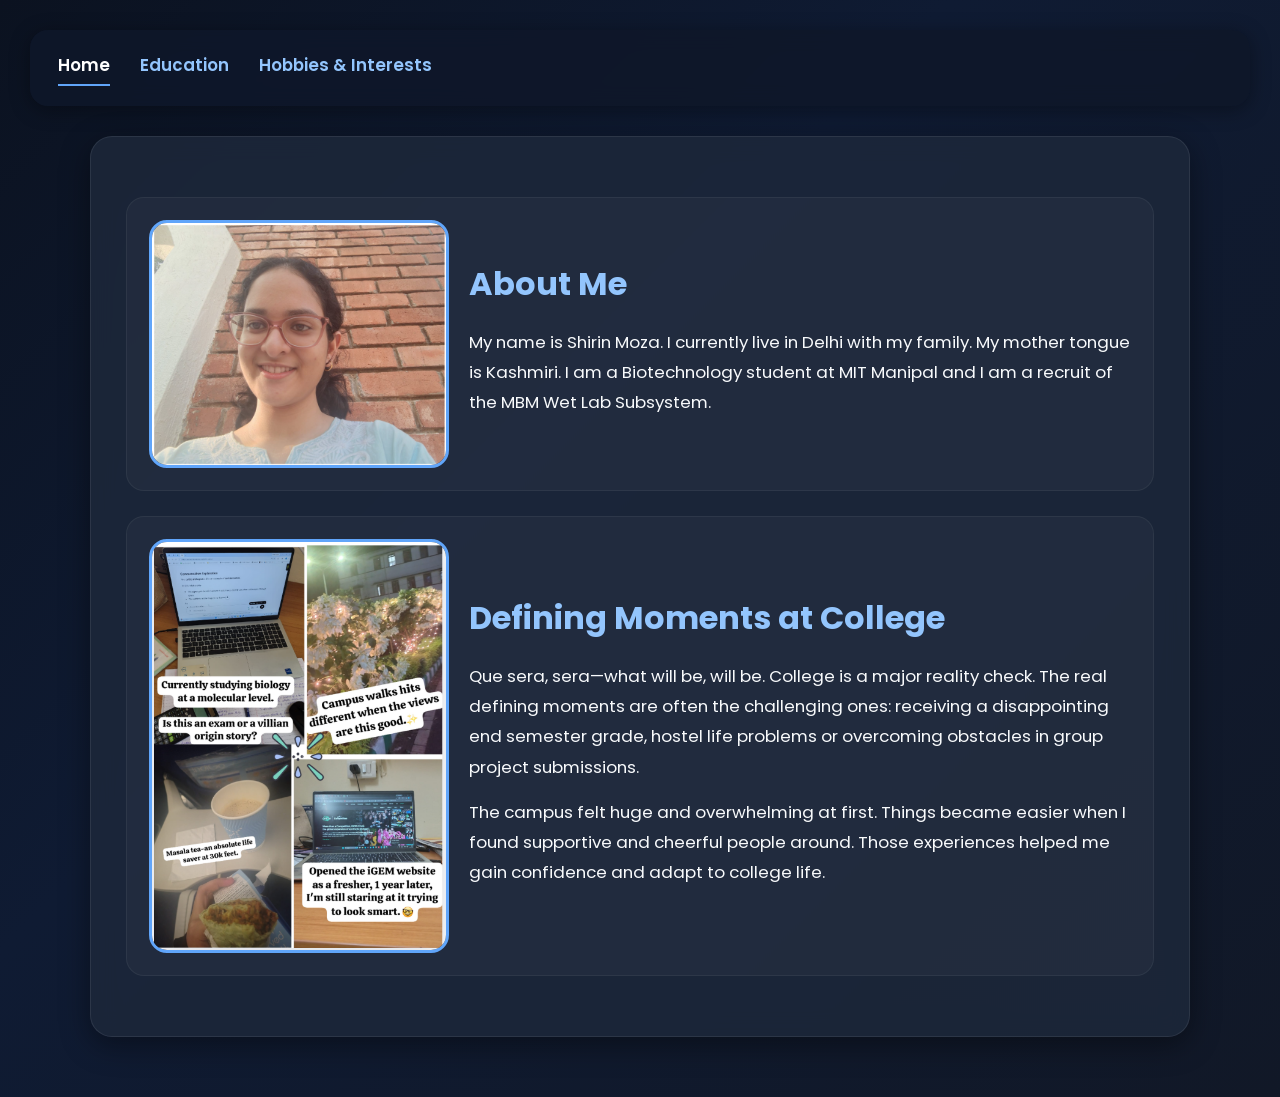
<file: my-new-try/index.html>
<!DOCTYPE html>
<html lang="en">

<head>
    <meta charset="UTF-8">
    <meta name="viewport" content="width=device-width, initial-scale=1.0">
    <title>My Introduction</title>

    <link rel="stylesheet" href="style.css">
</head>

<body>

    <nav>
        <a href="index.html" class="active">Home</a>
        <a href="page1.html">Education </a>
        <a href="page2.html">Hobbies & Interests</a>
    </nav>

    <main>

        <div class="card">

            <section class="picAndText">

                <img src="image.png" alt="Portrait photo of Shirin Moza">

                <div class="text">

                    <h2>About Me</h2>

                    <p>
                        My name is Shirin Moza. I currently live in Delhi with my family.
                        My mother tongue is Kashmiri. I am a Biotechnology student at MIT Manipal and I am a 
                        recruit of the MBM Wet Lab Subsystem.
                    </p>

                </div>

            </section>

            <section class="picAndText">

                <img src="1yrdown.png" alt="Memories from first year at MIT Manipal">

                <div class="text">

                    <h2>Defining Moments at College</h2>

                    <p>
                        Que sera, sera—what will be, will be. 
                        College is a major reality check. The real defining moments are often the challenging ones: receiving
                        a disappointing end semester grade, hostel life problems or overcoming obstacles in group project submissions.
                    </p>

                    <p>
                        The campus felt huge and overwhelming at first. Things became easier when I found supportive and
                        cheerful people around. Those experiences helped me gain confidence and adapt to college life.
                    </p>

                </div>

            </section>

        </div>

    </main>

</body>

</html>
</file>
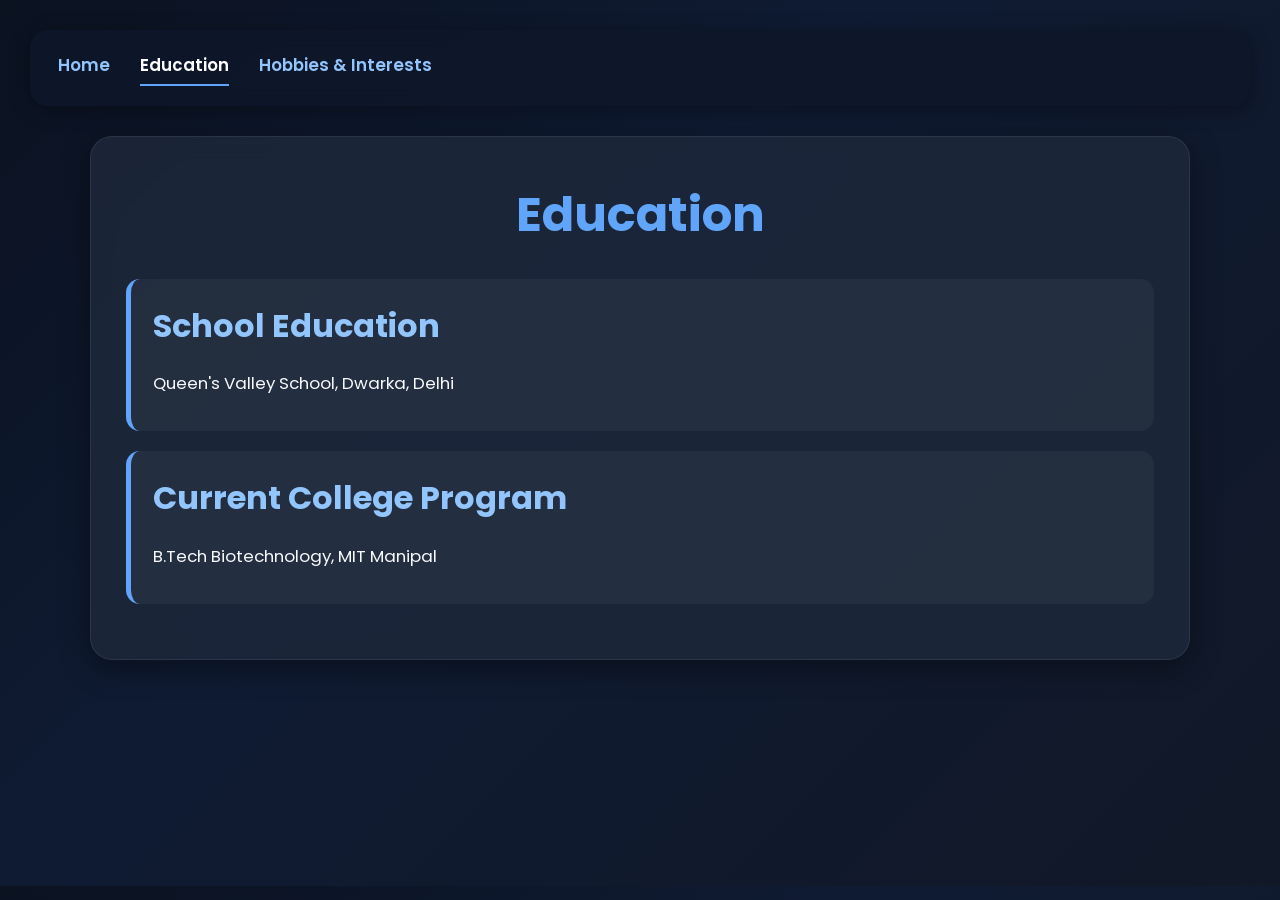
<file: my-new-try/page1.html>
<!DOCTYPE html>
<html lang="en">

<head>
    <meta charset="UTF-8">
    <meta name="viewport" content="width=device-width, initial-scale=1.0">
    <title>Education & Experience</title>

    <link rel="stylesheet" href="style.css">
</head>

<body>

    <nav>
        <a href="index.html">Home</a>
        <a href="page1.html" class="active">Education</a>
        <a href="page2.html">Hobbies & Interests</a>
    </nav>

    <main>

        <section class="card">

            <h1>Education</h1>

            <div class="edu-box">

                <h2>School Education</h2>

                <p>
                    Queen's Valley School, Dwarka, Delhi
                </p>

            </div>

            <div class="edu-box">

                <h2>Current College Program</h2>

                <p>
                    B.Tech Biotechnology, MIT Manipal
                </p>

            </div>

        </section>

    </main>

</body>

</html>
</file>
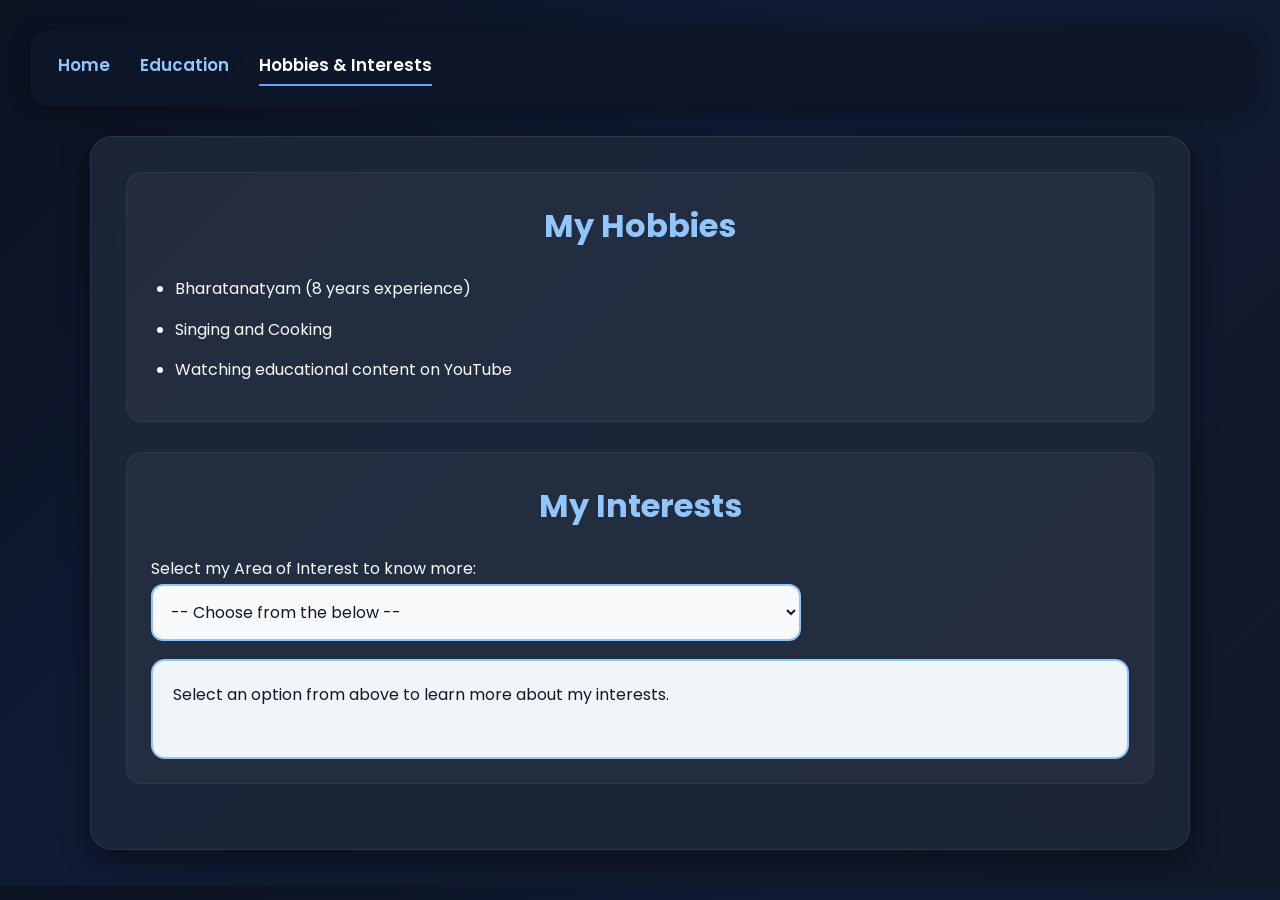
<file: my-new-try/page2.html>
<!DOCTYPE html>
<html lang="en">

<head>
    <meta charset="UTF-8">
    <meta name="viewport" content="width=device-width, initial-scale=1.0">
    <title>Hobbies & Interests</title>

    <link rel="stylesheet" href="style.css">
</head>

<body>

    <nav>
        <a href="index.html">Home</a>
        <a href="page1.html">Education</a>
        <a href="page2.html" class="active">Hobbies & Interests</a>
    </nav>

    <main>

        <section class="card">

            <div class="hobby-box">

                <h2 class="section-title">My Hobbies</h2>

                <ul>
                    <li>Bharatanatyam (8 years experience)</li>
                    <li>Singing and Cooking</li>
                    <li>Watching educational content on YouTube</li>
                </ul>

            </div>

            <div class="interest-section">

                <h2 class="section-title">My Interests</h2>

                <!-- FIX: label becomes block so next line automatically -->
                <label for="interest">
                    Select my Area of Interest to know more:
                    <br>
                    
                </label>

                <select id="interest" onchange="showInfo()">

                    <option value="">
                        -- Choose from the below --
                    </option>

                    <option value="biotech">Biotechnology</option>
                    <option value="healthcare">Healthcare</option>
                    <option value="cybersecurity">Cybersecurity</option>
                    <option value="psychology">Psychology</option>
                    <option value="innovation">Innovation</option>

                </select>

                <div id="infoBox" class="info-box">
                    Select an option from above to learn more about my interests.
                </div>

            </div>

        </section>

    </main>

    <script>

        function showInfo() {

            const info = {
                biotech: "I am a Biotechnology student at MIT Manipal and I am a member of MBM Wet Lab team. I love learning about genetics.",

                healthcare: "I care about healthcare because it directly helps people. I like exploring how to prevent diseases, find health problems early, and use new medical tech to improve patient care.",

                cybersecurity: "I'm really into cybersecurity and online safety. I enjoy learning how to protect data and keep information private to prevent becoming a victim of cybercrime.",

                psychology: "Psychology interests me because I want to understand how people think. It’s fascinating to learn why we feel certain emotions, make choices, and how we can look after our mental health.",

                innovation: "I love coming up with creative solutions to problems. I’m always excited about new technologies, business ideas, and inventions that can make everyday life better for people. I also enjoy exploring AI tools that make everyday life easier."
            };

            const selected = document.getElementById("interest").value;

            document.getElementById("infoBox").innerHTML =
                info[selected] ||
                "Select an option from above to learn more about my interests.";
        }

    </script>

</body>

</html>
</file>
<file: my-new-try/style.css>
@import url('https://fonts.googleapis.com/css2?family=Poppins:wght@300;400;500;600;700&display=swap');

* {
    margin: 0;
    padding: 0;
    box-sizing: border-box;
}

html {
    scroll-behavior: smooth;
}

body {
    font-family: 'Poppins', sans-serif;

    background: linear-gradient(135deg,
        #0b1220 0%,
        #0f1b33 40%,
        #111827 100%
    );

    color: #f8fafc;
    line-height: 1.8;

    margin: 0;
    padding: 30px;
}

main {
    min-height: 80vh;
}

nav {
    background: rgba(15,23,42,0.92);
    backdrop-filter: blur(10px);
    padding: 20px 28px;
    border-radius: 18px;
    margin-bottom: 30px;
    display: flex;
    gap: 30px;
    flex-wrap: wrap;
    box-shadow: 0 4px 20px rgba(0,0,0,0.35);
}

nav a {
    text-decoration: none;
    color: #93c5fd;
    font-weight: 600;
    font-size: 1.05rem;
    transition: 0.3s ease;
}

nav a:hover {
    color: #ffffff;
    transform: translateY(-2px);
}

.active {
    color: white;
    border-bottom: 2px solid #60a5fa;
    padding-bottom: 4px;
}

.card {
    background: rgba(30,41,59,0.82);
    backdrop-filter: blur(12px);
    border: 1px solid rgba(255,255,255,0.08);
    border-radius: 22px;
    padding: 35px;
    margin: auto;
    margin-bottom: 30px;
    box-shadow: 0 8px 30px rgba(0,0,0,0.4);
    transition: 0.3s ease;
    max-width: 1100px;
}

.card:hover {
    transform: translateY(-3px);
}

h1 {
    text-align: center;
    font-size: 3rem;
    color: #60a5fa;
    margin-bottom: 18px;
    font-weight: 700;
}

h2 {
    color: #93c5fd;
    margin-bottom: 14px;
    font-size: 2rem;
}

.section-title {
    text-align: center;
    width: 100%;
    display: block;
    margin-bottom: 20px;
    color: #93c5fd;
}

p {
    font-size: 1.05rem;
    margin-bottom: 15px;
}

.picAndText {
    display: flex;
    align-items: center;
    gap: 20px;
    flex-wrap: wrap;
    margin: 25px 0;
    padding: 22px;
    border-radius: 18px;
    background: rgba(255,255,255,0.03);
    border: 1px solid rgba(255,255,255,0.05);
}

.picAndText img {
    width: 300px;
    max-width: 100%;
    max-height: 420px;
    object-fit: cover;
    border-radius: 18px;
    border: 3px solid #60a5fa;
}

.text {
    flex: 1;
    min-width: 280px;
}

.edu-box {
    background: rgba(255,255,255,0.04);
    border-left: 5px solid #60a5fa;
    padding: 18px 22px;
    margin: 20px 0;
    border-radius: 14px;
}

.hobby-box,
.interest-section {
    background: rgba(255,255,255,0.04);
    border: 1px solid rgba(255,255,255,0.06);
    border-radius: 16px;
    padding: 24px;
    margin-bottom: 30px;
}

ul {
    padding-left: 24px;
}

li {
    margin-bottom: 12px;
}

select {
    width: 100%;
    max-width: 650px;
    padding: 14px;
    border-radius: 12px;
    border: 2px solid #93c5fd;
    background: #f8fafc;
    color: #111827;
    font-size: 1rem;
    font-family: 'Poppins', sans-serif;
}

.info-box {
    margin-top: 18px;
    background: #f1f5f9;
    color: #111827;
    border-radius: 14px;
    padding: 20px;
    min-height: 100px;
    border: 2px solid #93c5fd;
}

@media (max-width:768px) {

    body {
        padding: 16px;
    }

    nav {
        flex-direction: column;
        align-items: center;
        gap: 16px;
    }

    h1 {
        font-size: 2.2rem;
    }

    h2 {
        font-size: 1.5rem;
        text-align: center;
    }

    .picAndText {
        flex-direction: column;
        text-align: center;
    }

    .picAndText img {
        width: 240px;
    }
}
</file>
